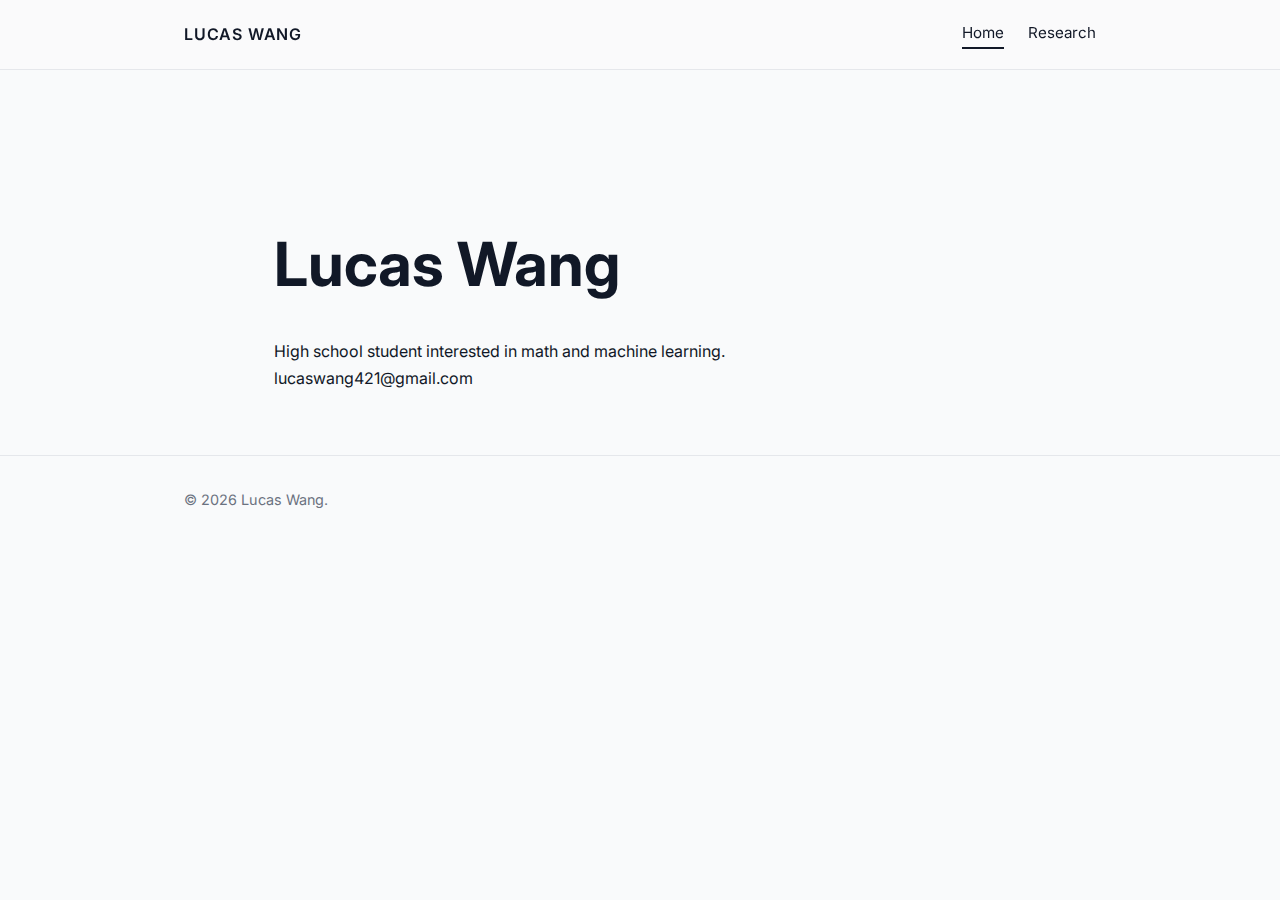
<file: index.html>
<!DOCTYPE html>
<html lang="en">
<head>
    <meta charset="UTF-8">
    <meta name="viewport" content="width=device-width, initial-scale=1.0">
    <title>Lucas Wang | Home</title>
    <link rel="preconnect" href="https://fonts.googleapis.com">
    <link rel="preconnect" href="https://fonts.gstatic.com" crossorigin>
    <link href="https://fonts.googleapis.com/css2?family=Inter:wght@300;400;500;600&display=swap" rel="stylesheet">
    <link rel="stylesheet" href="styles.css">
</head>
<body>
    <header class="site-header">
        <div class="container">
            <div class="brand">
                <a href="index.html">Lucas Wang</a>
            </div>
            <nav class="site-nav" aria-label="Primary navigation">
                <a href="index.html" class="active">Home</a>
                <a href="research.html">Research</a>
            </nav>
        </div>
    </header>

    <main>
        <section class="hero minimal">
            <div class="container narrow">
                <h1>Lucas Wang</h1>
                <p>High school student interested in math and machine learning.</p>
                <a class="soft-link" href="mailto:lucaswang421@gmail.com">lucaswang421@gmail.com</a>
            </div>
        </section>
    </main>

    <footer class="site-footer">
        <div class="container">
            <p>&copy; <span id="year"></span> Lucas Wang.</p>
        </div>
    </footer>
    <script>
        document.getElementById('year').textContent = new Date().getFullYear();
    </script>
</body>
</html>
</file>
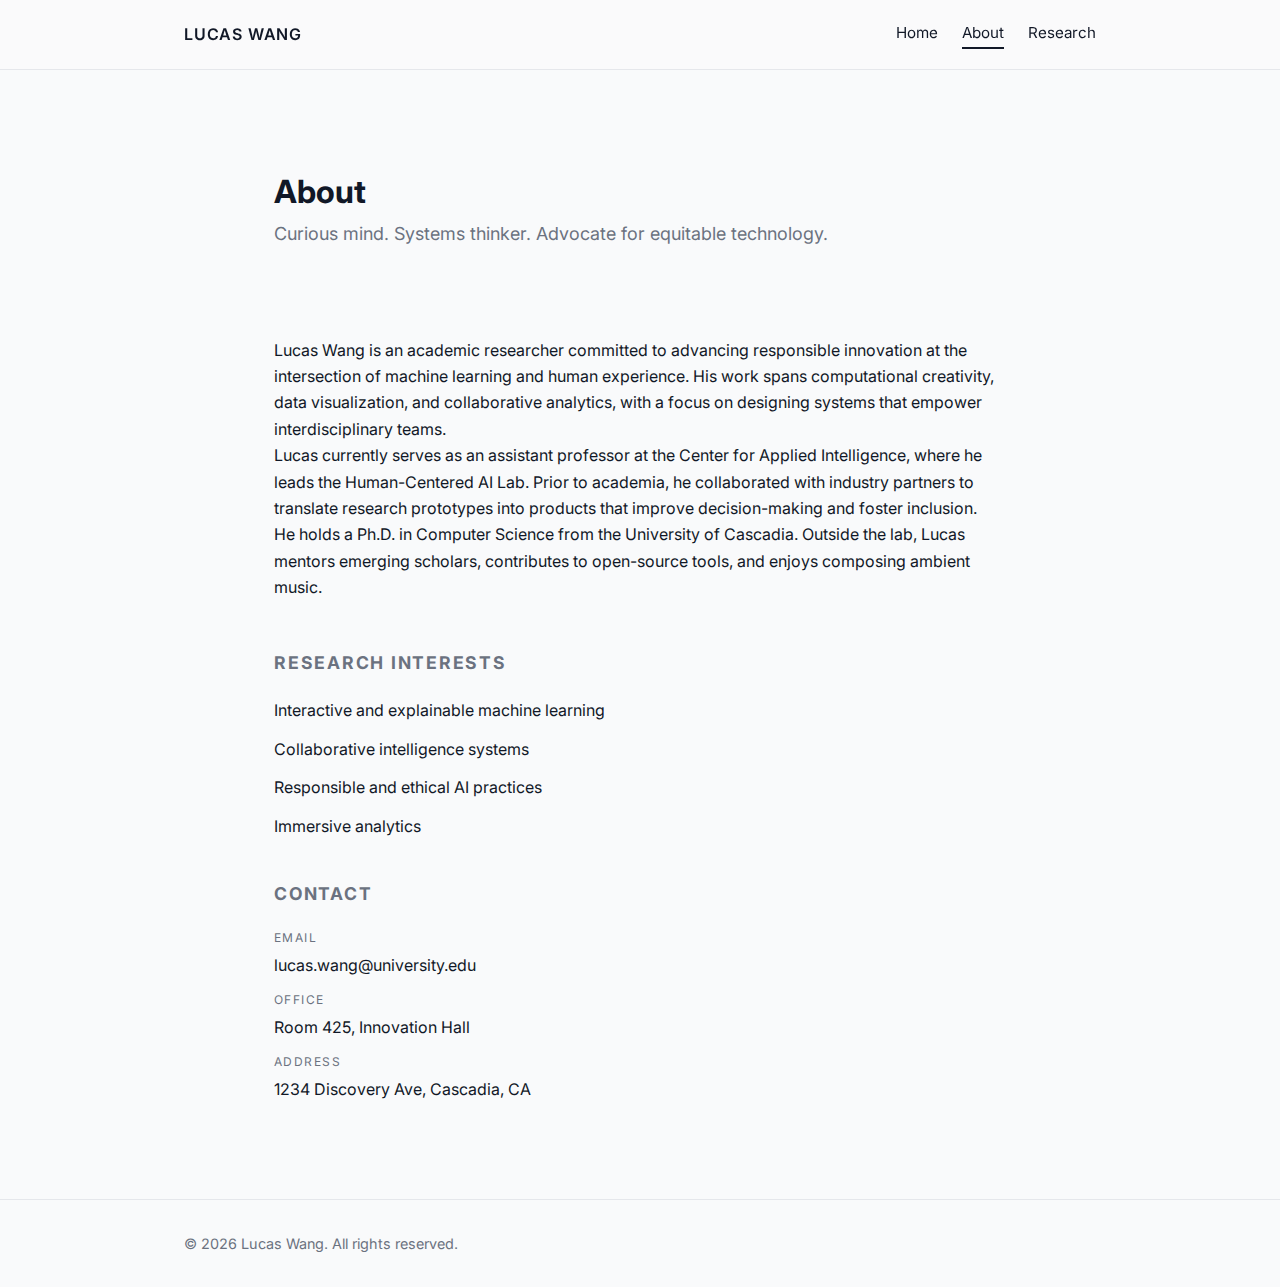
<file: about.html>
<!DOCTYPE html>
<html lang="en">
<head>
    <meta charset="UTF-8">
    <meta name="viewport" content="width=device-width, initial-scale=1.0">
    <title>Lucas Wang | About</title>
    <link rel="preconnect" href="https://fonts.googleapis.com">
    <link rel="preconnect" href="https://fonts.gstatic.com" crossorigin>
    <link href="https://fonts.googleapis.com/css2?family=Inter:wght@300;400;500;600&display=swap" rel="stylesheet">
    <link rel="stylesheet" href="styles.css">
</head>
<body>
    <header class="site-header">
        <div class="container">
            <div class="brand">
                <a href="index.html">Lucas Wang</a>
            </div>
            <nav class="site-nav" aria-label="Primary navigation">
                <a href="index.html">Home</a>
                <a href="about.html" class="active">About</a>
                <a href="research.html">Research</a>
            </nav>
        </div>
    </header>

    <main>
        <section class="page-header">
            <div class="container narrow">
                <h1>About</h1>
                <p class="lead">Curious mind. Systems thinker. Advocate for equitable technology.</p>
            </div>
        </section>

        <section class="content">
            <div class="container narrow">
                <p>Lucas Wang is an academic researcher committed to advancing responsible innovation at the intersection of machine learning and human experience. His work spans computational creativity, data visualization, and collaborative analytics, with a focus on designing systems that empower interdisciplinary teams.</p>
                <p>Lucas currently serves as an assistant professor at the Center for Applied Intelligence, where he leads the Human-Centered AI Lab. Prior to academia, he collaborated with industry partners to translate research prototypes into products that improve decision-making and foster inclusion.</p>
                <p>He holds a Ph.D. in Computer Science from the University of Cascadia. Outside the lab, Lucas mentors emerging scholars, contributes to open-source tools, and enjoys composing ambient music.</p>
                <div class="details-grid">
                    <div>
                        <h2>Research Interests</h2>
                        <ul>
                            <li>Interactive and explainable machine learning</li>
                            <li>Collaborative intelligence systems</li>
                            <li>Responsible and ethical AI practices</li>
                            <li>Immersive analytics</li>
                        </ul>
                    </div>
                    <div>
                        <h2>Contact</h2>
                        <ul class="contact-list">
                            <li><span>Email</span><a href="mailto:lucas.wang@university.edu">lucas.wang@university.edu</a></li>
                            <li><span>Office</span>Room 425, Innovation Hall</li>
                            <li><span>Address</span>1234 Discovery Ave, Cascadia, CA</li>
                        </ul>
                    </div>
                </div>
            </div>
        </section>
    </main>

    <footer class="site-footer">
        <div class="container">
            <p>&copy; <span id="year"></span> Lucas Wang. All rights reserved.</p>
        </div>
    </footer>
    <script>
        document.getElementById('year').textContent = new Date().getFullYear();
    </script>
</body>
</html>
</file>
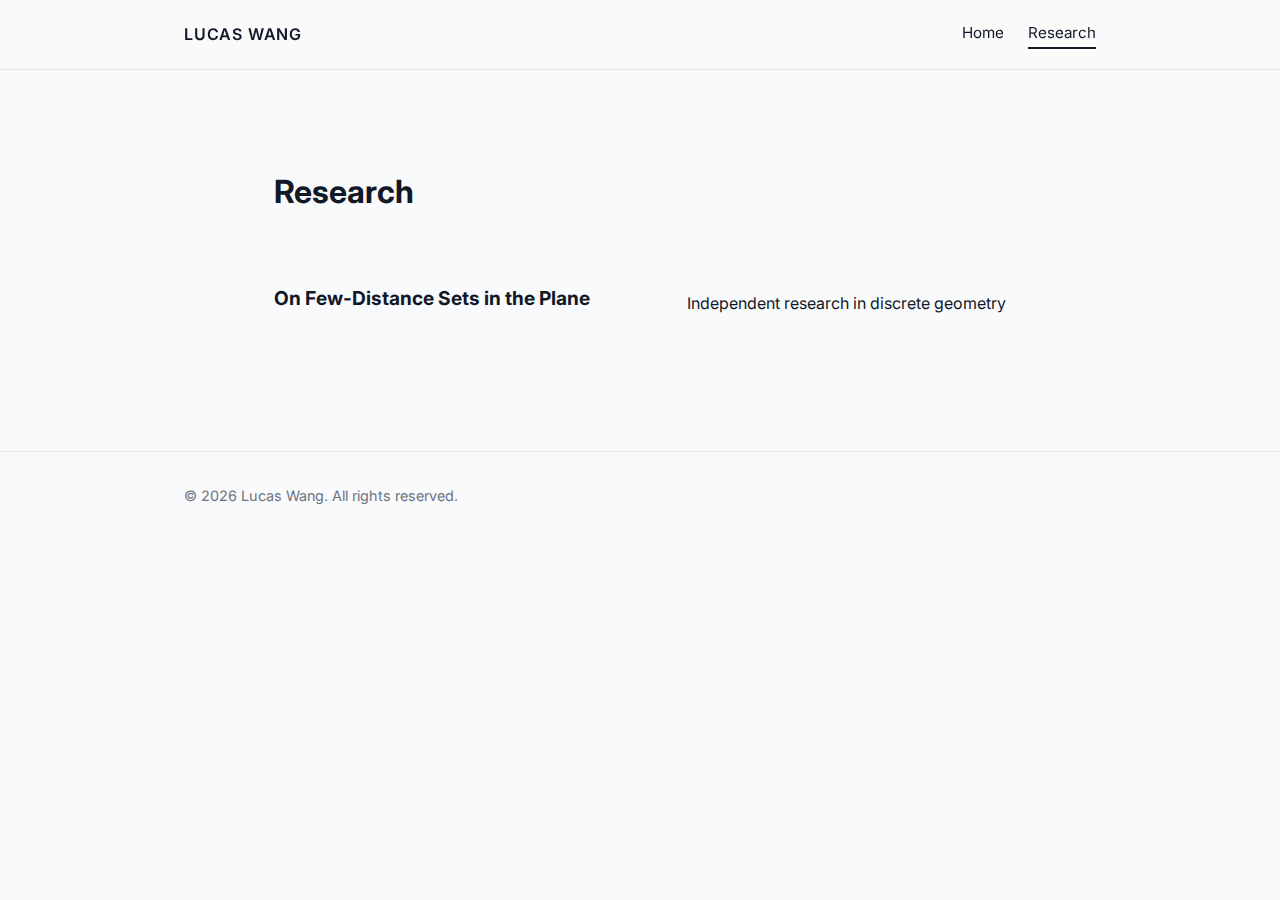
<file: research.html>
<!DOCTYPE html>
<html lang="en">
<head>
    <meta charset="UTF-8">
    <meta name="viewport" content="width=device-width, initial-scale=1.0">
    <title>Lucas Wang | Research</title>
    <link rel="preconnect" href="https://fonts.googleapis.com">
    <link rel="preconnect" href="https://fonts.gstatic.com" crossorigin>
    <link href="https://fonts.googleapis.com/css2?family=Inter:wght@300;400;500;600&display=swap" rel="stylesheet">
    <link rel="stylesheet" href="styles.css">
</head>
<body>
    <header class="site-header">
        <div class="container">
            <div class="brand">
                <a href="index.html">Lucas Wang</a>
            </div>
            <nav class="site-nav" aria-label="Primary navigation">
                <a href="index.html">Home</a>
                <a href="research.html" class="active">Research</a>
            </nav>
        </div>
    </header>

    <main>
        <section class="page-header minimal">
            <div class="container narrow">
                <h1>Research</h1>
            </div>
        </section>

        <section class="content">
            <div class="container narrow">
                <div class="paper-list">
                    <article class="paper">
                        <h2>On Few-Distance Sets in the Plane</h2>
                        <p class="paper-meta">Independent research in discrete geometry</p>
                    </article>
                </div>
            </div>
        </section>
    </main>

    <footer class="site-footer">
        <div class="container">
            <p>&copy; <span id="year"></span> Lucas Wang. All rights reserved.</p>
        </div>
    </footer>
    <script>
        document.getElementById('year').textContent = new Date().getFullYear();
    </script>
</body>
</html>
</file>
<file: styles.css>
:root {
    --bg: #f9fafb;
    --text: #111827;
    --muted: #6b7280;
    --accent: #111827;
    --card-bg: #ffffff;
    --border: #e5e7eb;
}

* {
    box-sizing: border-box;
    margin: 0;
    padding: 0;
}

html {
    font-size: 16px;
    scroll-behavior: smooth;
}

body {
    font-family: 'Inter', system-ui, -apple-system, BlinkMacSystemFont, 'Segoe UI', sans-serif;
    color: var(--text);
    background-color: var(--bg);
    line-height: 1.65;
}

img {
    max-width: 100%;
    display: block;
}

a {
    color: inherit;
    text-decoration: none;
}

a:hover,
a:focus {
    text-decoration: underline;
}

.container {
    width: min(100%, 960px);
    margin: 0 auto;
    padding: 0 1.5rem;
}

.container.narrow {
    width: min(100%, 780px);
}

.site-header {
    background: rgba(249, 250, 251, 0.9);
    position: sticky;
    top: 0;
    border-bottom: 1px solid var(--border);
    backdrop-filter: blur(12px);
    z-index: 10;
}

.site-header .container {
    display: flex;
    align-items: center;
    justify-content: space-between;
    padding: 1.25rem 1.5rem;
}

.brand a {
    font-weight: 600;
    letter-spacing: 0.05em;
    text-transform: uppercase;
}

.site-nav {
    display: flex;
    gap: 1.5rem;
    font-size: 0.95rem;
}

.site-nav a {
    position: relative;
    padding-bottom: 0.25rem;
}

.site-nav a.active::after,
.site-nav a:hover::after,
.site-nav a:focus-visible::after {
    content: "";
    position: absolute;
    left: 0;
    bottom: 0;
    height: 2px;
    width: 100%;
    background: var(--accent);
}

.hero {
    padding: clamp(6rem, 12vw, 9rem) 0 4rem;
}

.hero h1 {
    font-size: clamp(2.8rem, 6vw, 3.8rem);
    margin-bottom: 1.5rem;
}

.lead {
    font-size: 1.125rem;
    color: var(--muted);
    margin-bottom: 1.5rem;
}

.intro {
    max-width: 36rem;
    margin-bottom: 2.5rem;
}

.cta {
    display: inline-flex;
    align-items: center;
    justify-content: center;
    padding: 0.75rem 1.75rem;
    border: 1px solid var(--text);
    border-radius: 999px;
    font-weight: 500;
    transition: transform 0.3s ease, box-shadow 0.3s ease;
}

.cta:hover,
.cta:focus-visible {
    transform: translateY(-2px);
    box-shadow: 0 10px 25px rgba(15, 23, 42, 0.08);
}

.highlights {
    padding: 4rem 0 6rem;
}

.split {
    display: grid;
    gap: 2rem;
}

.card {
    background: var(--card-bg);
    border: 1px solid var(--border);
    border-radius: 16px;
    padding: 2.5rem;
    box-shadow: 0 15px 40px rgba(15, 23, 42, 0.05);
}

.card h2 {
    font-size: 1.2rem;
    margin-bottom: 1rem;
}

.page-header {
    padding: clamp(4rem, 10vw, 6rem) 0 2rem;
}

.content {
    padding: 2rem 0 6rem;
}

.details-grid {
    display: grid;
    gap: 2.5rem;
    margin-top: 3rem;
}

.details-grid h2 {
    font-size: 1.1rem;
    text-transform: uppercase;
    letter-spacing: 0.1em;
    color: var(--muted);
    margin-bottom: 1.25rem;
}

.details-grid ul {
    list-style: none;
    display: grid;
    gap: 0.75rem;
}

.contact-list span {
    display: block;
    font-size: 0.75rem;
    text-transform: uppercase;
    letter-spacing: 0.12em;
    color: var(--muted);
    margin-bottom: 0.25rem;
}

.paper-list {
    display: grid;
    gap: 2rem;
}

.paper {
    display: flex;
    flex-direction: column;
    gap: 1.5rem;
    padding-bottom: 2rem;
    border-bottom: 1px solid var(--border);
}

.paper:last-child {
    border-bottom: none;
}

.paper h2 {
    font-size: 1.2rem;
    margin-bottom: 0.5rem;
}

.paper-authors,
.paper-venue {
    color: var(--muted);
}

.paper-actions {
    display: flex;
    gap: 1.5rem;
}

.paper-link {
    font-weight: 500;
    position: relative;
}

.paper-link::after {
    content: "";
    position: absolute;
    left: 0;
    bottom: -0.25rem;
    width: 100%;
    height: 1px;
    background: var(--text);
    opacity: 0;
    transition: opacity 0.2s ease;
}

.paper-link:hover::after,
.paper-link:focus-visible::after {
    opacity: 1;
}

.site-footer {
    border-top: 1px solid var(--border);
    padding: 2rem 0;
    font-size: 0.9rem;
    color: var(--muted);
}

@media (min-width: 720px) {
    .split {
        grid-template-columns: repeat(2, minmax(0, 1fr));
    }

    .paper {
        flex-direction: row;
        align-items: center;
        justify-content: space-between;
    }
}

@media (max-width: 600px) {
    .site-nav {
        gap: 1rem;
        font-size: 0.9rem;
    }

    .site-header .container {
        flex-direction: column;
        gap: 1rem;
        align-items: flex-start;
    }

    .paper-actions {
        flex-wrap: wrap;
    }
}
</file>
